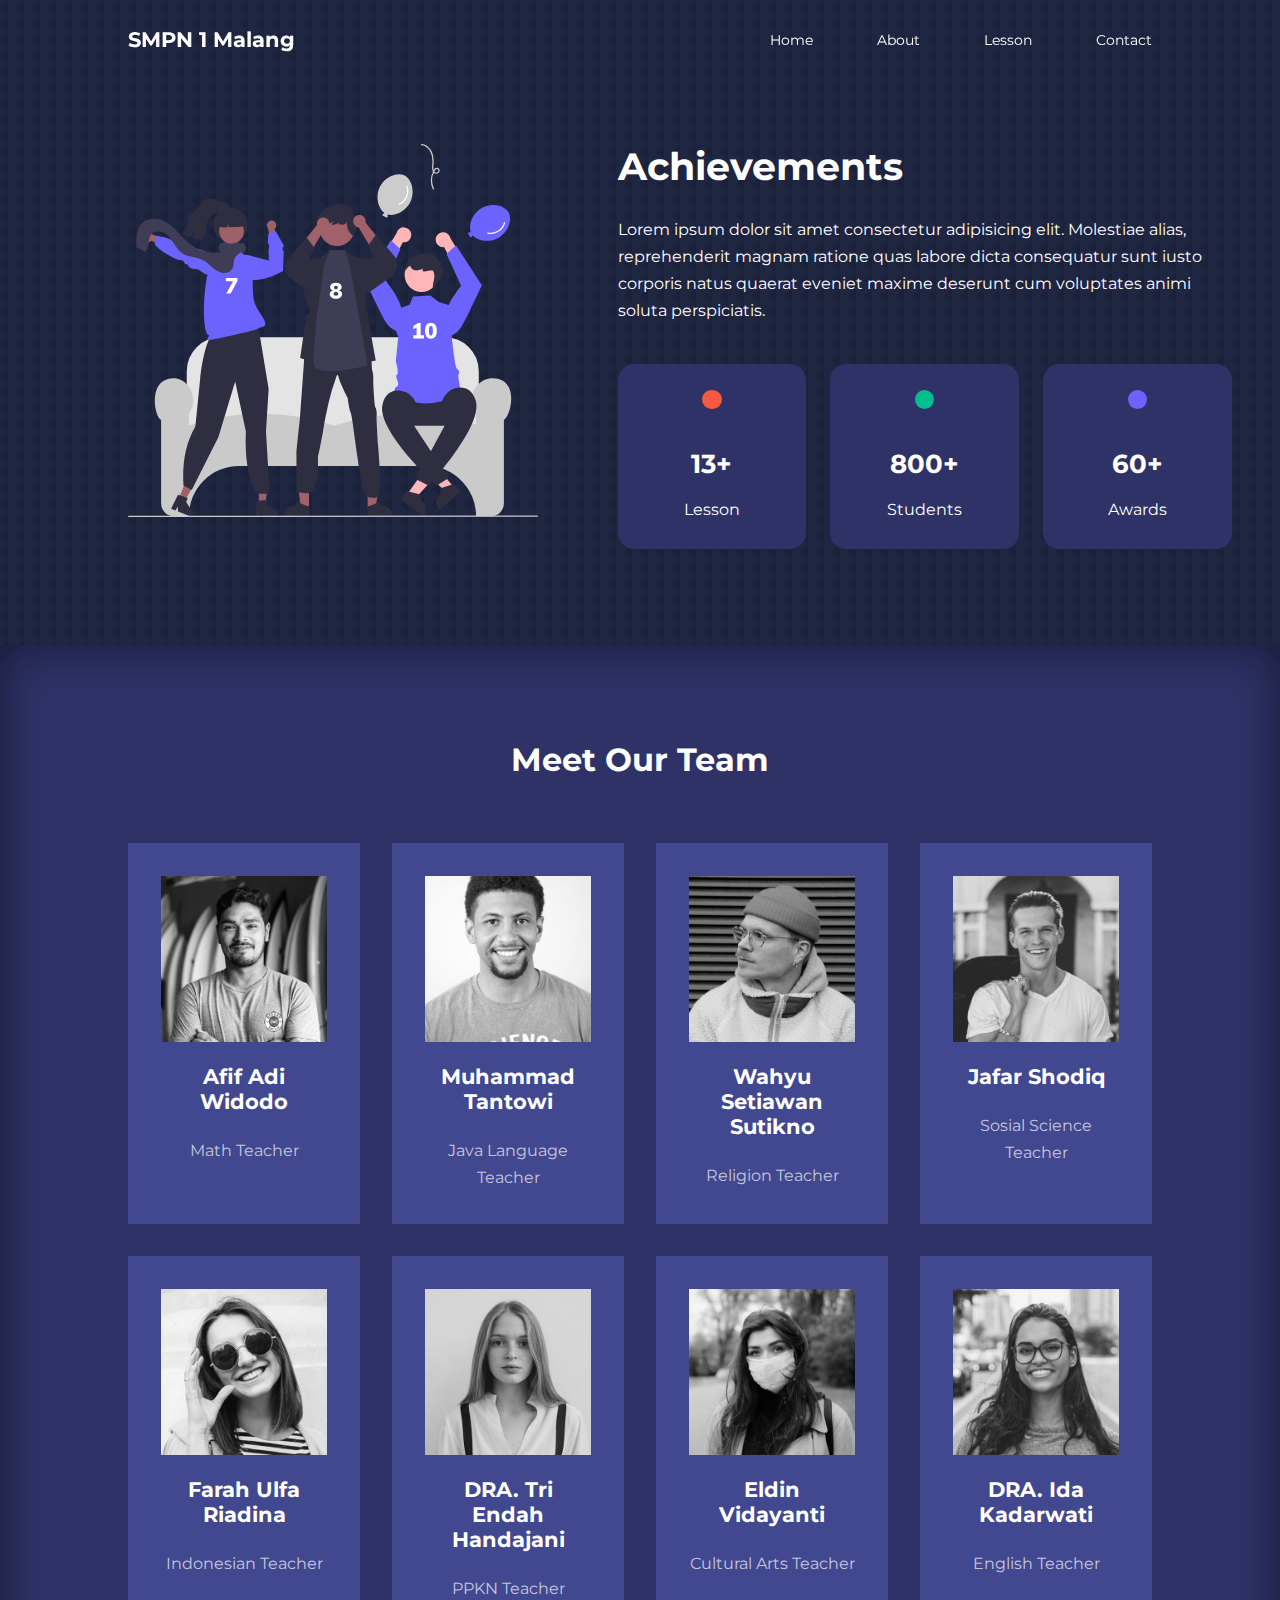
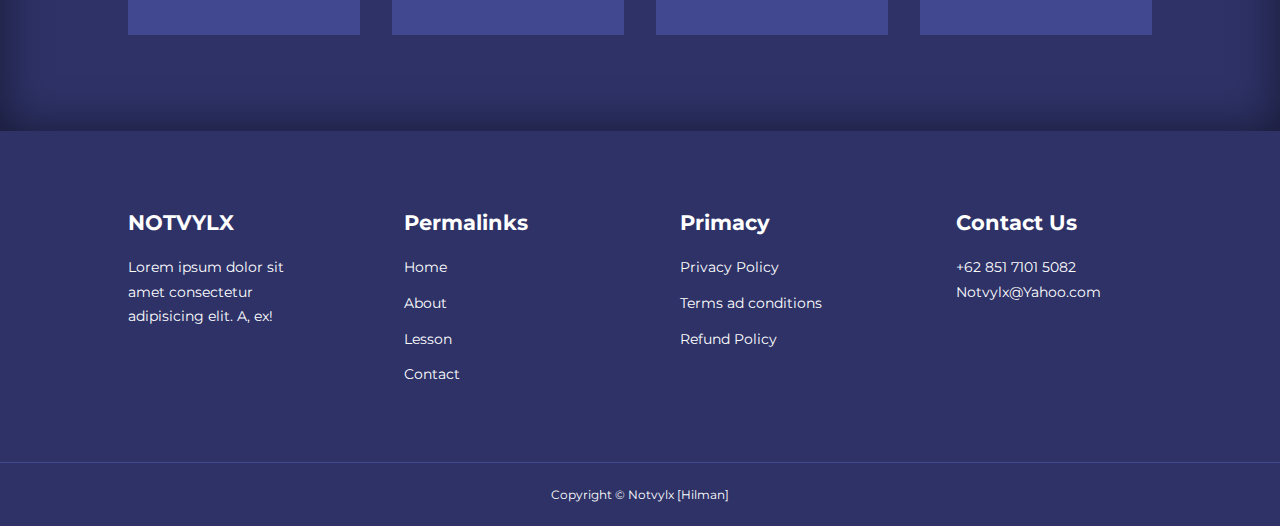
<file: about.html>
<!DOCTYPE html>
<html lang="en">
<head>
    <meta charset="UTF-8">
    <meta http-equiv="X-UA-Compatible" content="IE=edge">
    <meta name="viewport" content="width=device-width, initial-scale=1.0">
    <title>About SMPN 1 Malang</title>

    <link rel="icon" type="image/x-icon" href="/images/SMPN1.png"

    <!-- ICONSCOUT CDN -->
    <link rel="stylesheet" href="https://unicons.iconscout.com/release/v2.1.6/css/unicons.css">

    <!-- GOOGLE FONTS (MONTSERRAT) -->
    <link rel="preconnect" href="https://fonts.googleapis.com">
    <link rel="preconnect" href="https://fonts.gstatic.com" crossorigin>
    <link href="https://fonts.googleapis.com/css2?family=Montserrat:wght@300;400;500;600;700;800;900&display=swap" rel="stylesheet">


    <link rel="stylesheet" href="./css/style.css">
    <link rel="stylesheet" href="./css/about.css">
    <style>
        body { background-image: url("./images/bg-texture.png")}
    </style>
</head>
<body>
    <nav>
        <div class="container nav__container">
            <a href="index.html"><h4>SMPN 1 Malang</h4></a>
            <ul class="nav__menu">
                <li><a href="index.html">Home</a></li>
                <li><a href="about.html">About</a></li>
                <li><a href="courses.html">Lesson</a></li>
                <li><a href="contact.html">Contact</a></li>
            </ul>
            <button id="open-menu-btn"><i class="uil uil-bars"></i></button>
            <button id="close-menu-btn"><i class="uil uil-multiply"></i></button>
        </div>
    </nav>
    <!--========================== END OF NAVBAR ===========================-->





    <section class="about__achievements">
        <div class="container about__achievements-container">
            <div class="about__achievements-left">
                <img src="./images/about achievements.svg">
            </div>
            <div class="about__achievements-right">
                <h1>Achievements</h1>
                <p>
                    Lorem ipsum dolor sit amet consectetur adipisicing elit. Molestiae alias, reprehenderit magnam ratione quas labore dicta consequatur sunt iusto corporis natus quaerat eveniet maxime deserunt cum voluptates animi soluta perspiciatis.
                </p>
                <div class="achievements__cards">
                    <article class="achievement__card">
                        <span class="achievement__icon">
                            <i class="uil uil-video"></i>
                        </span>
                        <h3>13+</h3>
                        <p>Lesson</p>
                    </article>

                    <article class="achievement__card">
                        <span class="achievement__icon">
                            <i class="uil uil-users-alt"></i>
                        </span>
                        <h3>800+</h3>
                        <p>Students</p>
                    </article>

                    <article class="achievement__card">
                        <span class="achievement__icon">
                            <i class="uil uil-trophy"></i>
                        </span>
                        <h3>60+</h3>
                        <p>Awards</p>
                    </article>
                </div>
            </div>
        </div>
    </section>
    <!--========================== END OF ACHIEVEMENTS ===========================-->




    <section class="team">
        <h2>Meet Our Team</h2>
        <div class="container team__container">
            <article class="team__member">
                <div class="team__member-image">
                    <img src="./images/tm1.jpg">
                </div>
                <div class="team__member-info">
                    <h4>Afif Adi Widodo</h4>
                    <p>Math Teacher</p>
                </div>
                <div class="team__member-socials">
                    <a href="https://instagram.com/afifwidodo" target="_blank"><i class="uil uil-instagram"></i></a>
                    <a href="https://twitter.com" target="_blank"><i class="uil uil-twitter-alt"></i></a>
                    <a href="https://youtube.com" target="_blank"><i class="uil uil-youtube"></i></a>
                </div>
            </article>

            <article class="team__member">
                <div class="team__member-image">
                    <img src="./images/tm4.jpg">
                </div>
                <div class="team__member-info">
                    <h4>Muhammad Tantowi</h4>
                    <p>Java Language Teacher</p>
                </div>
                <div class="team__member-socials">
                    <a href="https://instagram.com/axehi" target="_blank"><i class="uil uil-instagram"></i></a>
                    <a href="https://twitter.com" target="_blank"><i class="uil uil-twitter-alt"></i></a>
                    <a href="https://youtube.com" target="_blank"><i class="uil uil-youtube"></i></a>
                </div>
            </article>

            <article class="team__member">
                <div class="team__member-image">
                    <img src="./images/tm8.jpg">
                </div>
                <div class="team__member-info">
                    <h4>Wahyu Setiawan Sutikno</h4>
                    <p>Religion Teacher</p>
                </div>
                <div class="team__member-socials">
                    <a href="https://instagram.com/angkarang_san" target="_blank"><i class="uil uil-instagram"></i></a>
                    <a href="https://twitter.com" target="_blank"><i class="uil uil-twitter-alt"></i></a>
                    <a href="https://youtube.com" target="_blank"><i class="uil uil-youtube"></i></a>
                </div>
            </article>

            <article class="team__member">
                <div class="team__member-image">
                    <img src="./images/tm6.jpg">
                </div>
                <div class="team__member-info">
                    <h4>Jafar Shodiq</h4>
                    <p>Sosial Science Teacher</p>
                </div>
                <div class="team__member-socials">
                    <a href="https://instagram.com/jafardiq" target="_blank"><i class="uil uil-instagram"></i></a>
                    <a href="https://twitter.com" target="_blank"><i class="uil uil-twitter-alt"></i></a>
                    <a href="https://youtube.com" target="_blank"><i class="uil uil-youtube"></i></a>
                </div>
            </article>

            <article class="team__member">
                <div class="team__member-image">
                    <img src="./images/tm10.jpg">
                </div>
                <div class="team__member-info">
                    <h4>Farah Ulfa Riadina</h4>
                    <p>Indonesian Teacher</p>
                </div>
                <div class="team__member-socials">
                    <a href="https://instagram.com/riadina_yusuf" target="_blank"><i class="uil uil-instagram"></i></a>
                    <a href="https://twitter.com" target="_blank"><i class="uil uil-twitter-alt"></i></a>
                    <a href="https://youtube.com" target="_blank"><i class="uil uil-youtube"></i></a>
                </div>
            </article>

            <article class="team__member">
                <div class="team__member-image">
                    <img src="./images/tm7.jpg">
                </div>
                <div class="team__member-info">
                    <h4>DRA. Tri Endah Handajani</h4>
                    <p>PPKN Teacher</p>
                </div>
                <div class="team__member-socials">
                    <a href="https://instagram.com" target="_blank"><i class="uil uil-instagram"></i></a>
                    <a href="https://twitter.com" target="_blank"><i class="uil uil-twitter-alt"></i></a>
                    <a href="https://youtube.com" target="_blank"><i class="uil uil-youtube"></i></a>
                </div>
            </article>

            <article class="team__member">
                <div class="team__member-image">
                    <img src="./images/tm9.jpg">
                </div>
                <div class="team__member-info">
                    <h4>Eldin Vidayanti</h4>
                    <p>Cultural Arts Teacher</p>
                </div>
                <div class="team__member-socials">
                    <a href="https://instagram.com/eldinvidayanti" target="_blank"><i class="uil uil-instagram"></i></a>
                    <a href="https://twitter.com" target="_blank"><i class="uil uil-twitter-alt"></i></a>
                    <a href="https://youtube.com" target="_blank"><i class="uil uil-youtube"></i></a>
                </div>
            </article>

            <article class="team__member">
                <div class="team__member-image">
                    <img src="./images/tm2.jpg">
                </div>
                <div class="team__member-info">
                    <h4>DRA. Ida Kadarwati</h4>
                    <p>English Teacher</p>
                </div>
                <div class="team__member-socials">
                    <a href="https://instagram.com" target="_blank"><i class="uil uil-instagram"></i></a>
                    <a href="https://twitter.com" target="_blank"><i class="uil uil-twitter-alt"></i></a>
                    <a href="https://youtube.com" target="_blank"><i class="uil uil-youtube"></i></a>
                </div>
            </article>
        </div>
    </section>
    <!--========================== END OF TEAM ===========================-->







    <footer>
        <div class="container footer__container">
            <div class="footer__1">
                <a href="index.html" class="footer__logo"><h4>NOTVYLX</h4></a>
                <p>
                    Lorem ipsum dolor sit amet consectetur adipisicing elit. A, ex!
                </p>
            </div>

            <div class="footer__2">
                <h4>Permalinks</h4>
                <ul class="permalinks">
                    <li><a href="index.html">Home</a></li>
                    <li><a href="about.html">About</a></li>
                    <li><a href="courses.html">Lesson</a></li>
                    <li><a href="contact.html">Contact</a></li>
                </ul>
            </div>

            <div class="footer__3">
                <h4>Primacy</h4>
                <ul class="privacy">
                    <li><a href="#">Privacy Policy</a></li>
                    <li><a href="#">Terms ad conditions</a></li>
                    <li><a href="#">Refund Policy</a></li>
                </ul>
            </div>

            <div class="footer__4">
                <h4>Contact Us</h4>
                <div>
                    <li><a href="https://api.whatsapp.com/message/DU6ZHKLYCIMVE1?autoload=1&app_absent=0">+62 851 7101 5082</a></li>
                    <li><a href="https://www.instagram.com/notvylx/">Notvylx@Yahoo.com<a/></li>
                </div>
                
                <ul class="footer__socials">
                    <li>
                        <a href="https://www.facebook.com/spensa.malang"><i class="uil uil-facebook-f"></i></a>
                    </li>
                    <li>
                        <a href="https://www.instagram.com/spensa_malang/"><i class="uil uil-instagram-alt"></i></a>
                    </li>
                    <li>
                        <a href="https://twitter.com/notvylx"><i class="uil uil-twitter"></i></a>
                    </li>
                    <li>
                        <a href="https://www.youtube.com/channel/UCY7mL8JWIXMAl4Pa8zh98lw/featured"><i class="uil uil-youtube"></i></a>
                    </li>
                </ul>
            </div>
        </div>
        <div class="footer__copyright">
            <small>Copyright &copy; Notvylx [Hilman]</small>
        </div>
    </footer>


    <script src="./main.js"></script>
</body>
</html>
</file>
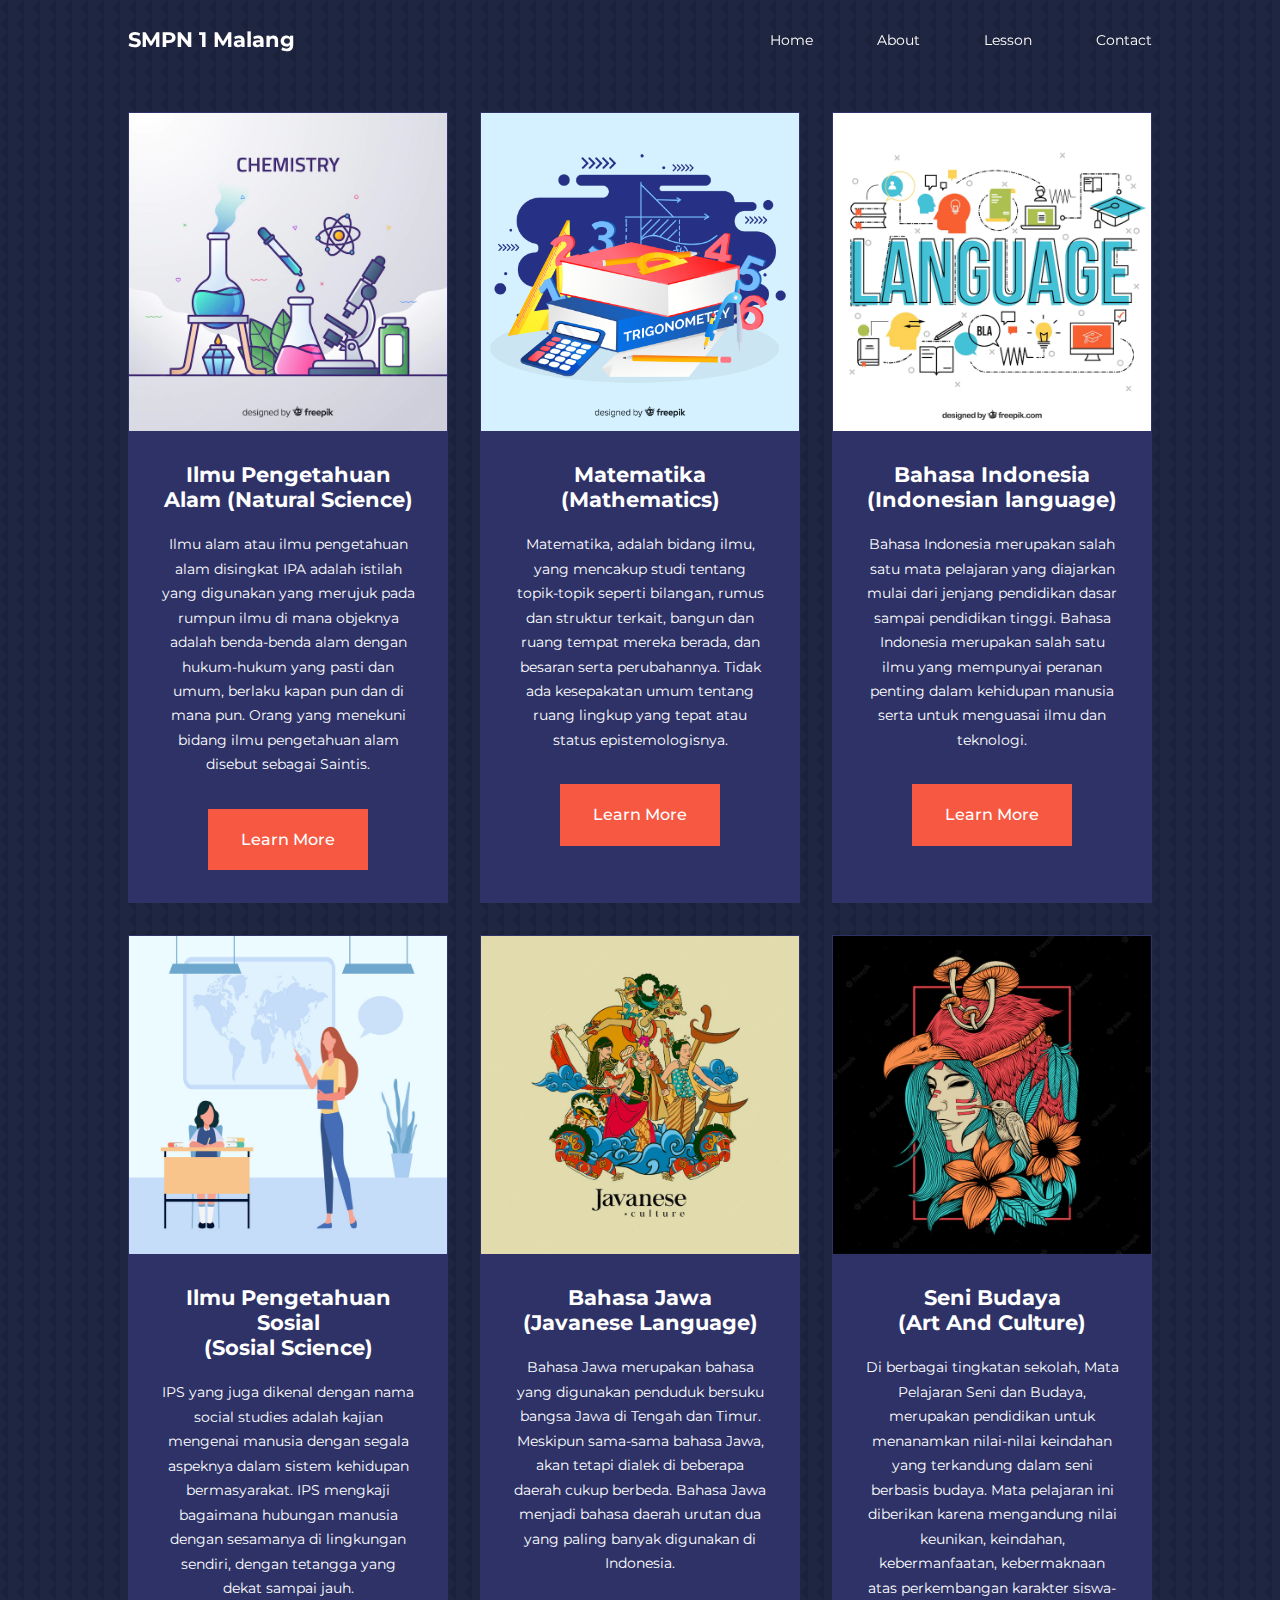
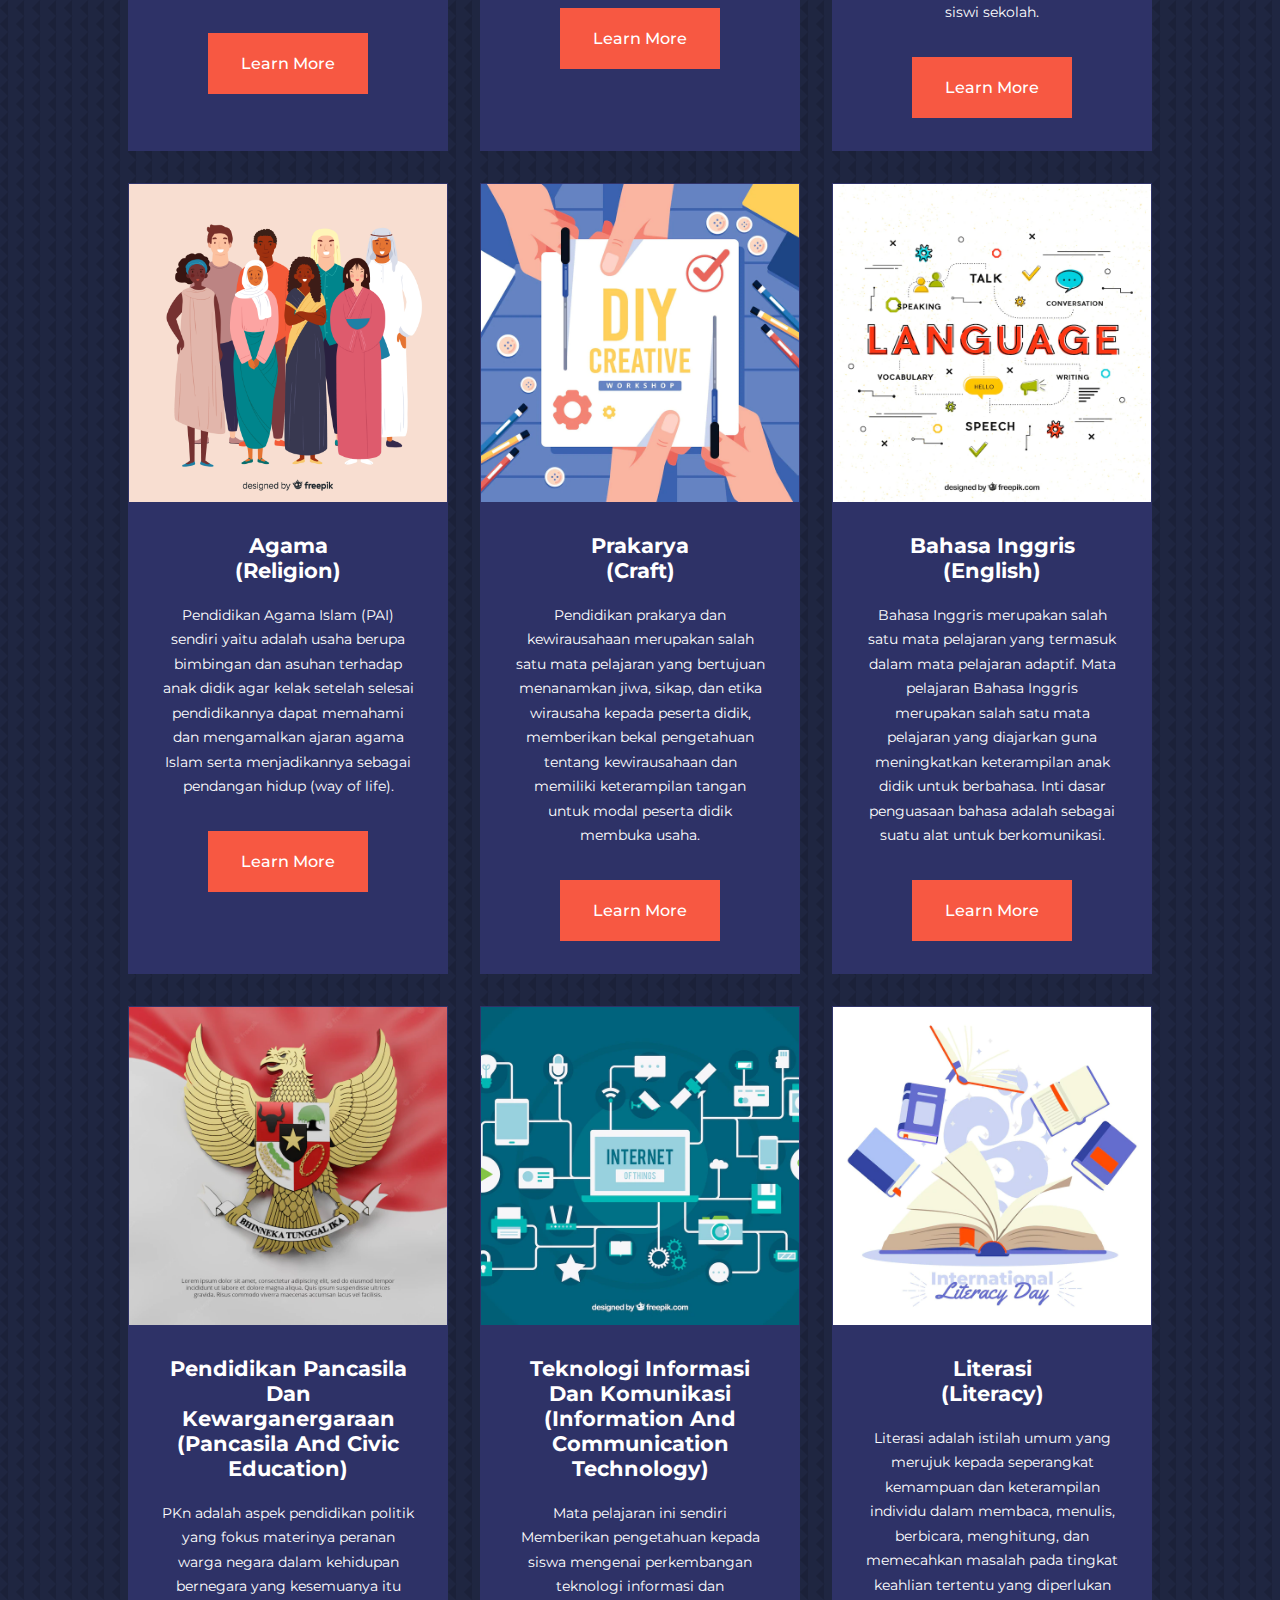
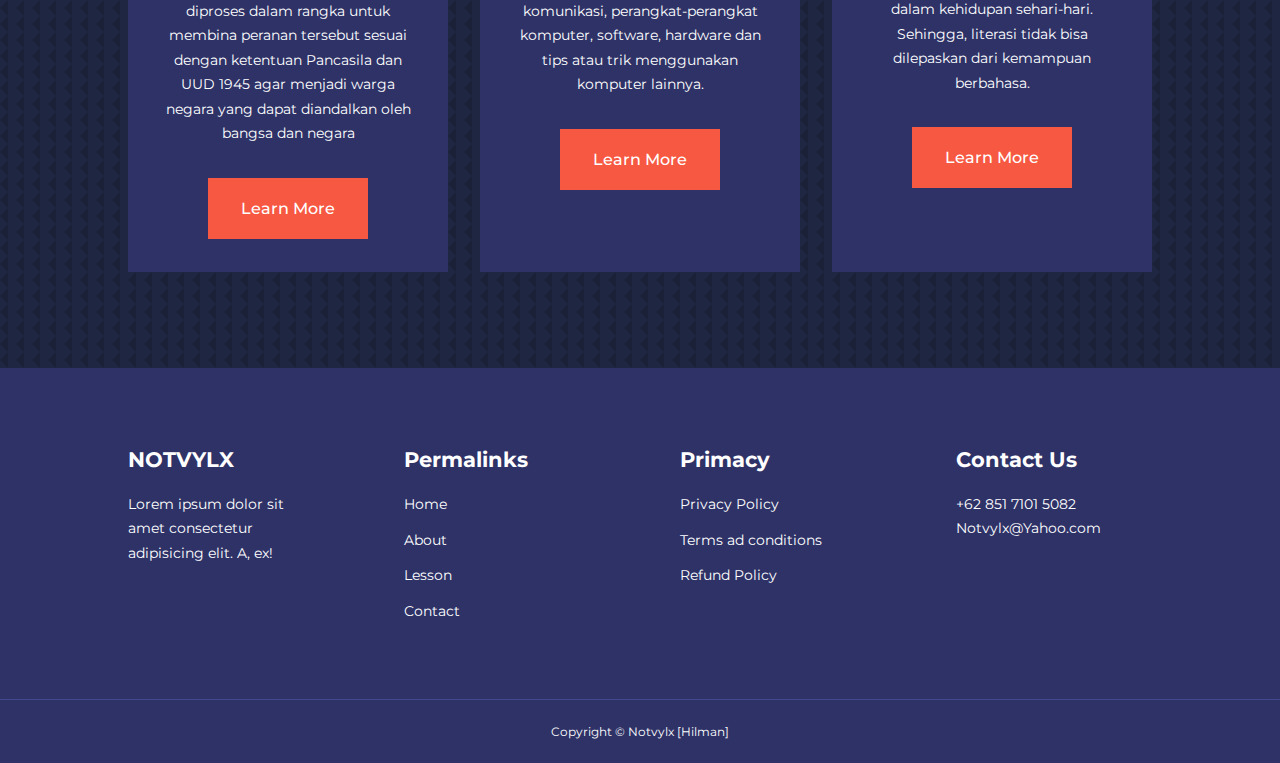
<file: courses.html>
<!DOCTYPE html>
<html lang="en">
<head>
    <meta charset="UTF-8">
    <meta http-equiv="X-UA-Compatible" content="IE=edge">
    <meta name="viewport" content="width=device-width, initial-scale=1.0">
    <title>Lesson SMPN 1 Malang</title>

    <link rel="icon" type="image/x-icon" href="/images/SMPN1.png"

    <!-- ICONSCOUT CDN -->
    <link rel="stylesheet" href="https://unicons.iconscout.com/release/v2.1.6/css/unicons.css">

    <!-- GOOGLE FONTS (MONTSERRAT) -->
    <link rel="preconnect" href="https://fonts.googleapis.com">
    <link rel="preconnect" href="https://fonts.gstatic.com" crossorigin>
    <link href="https://fonts.googleapis.com/css2?family=Montserrat:wght@300;400;500;600;700;800;900&display=swap" rel="stylesheet">


    <link rel="stylesheet" href="./css/style.css">
    <style>
        body { background-image: url("./images/bg-texture.png")}
    </style>
    <style>
        .courses {
            margin-top: 1rem;
        }
    </style>
</head>
<body>
    <nav>
        <div class="container nav__container">
            <a href="index.html"><h4>SMPN 1 Malang</h4></a>
            <ul class="nav__menu">
                <li><a href="index.html">Home</a></li>
                <li><a href="about.html">About</a></li>
                <li><a href="courses.html">Lesson</a></li>
                <li><a href="contact.html">Contact</a></li>
            </ul>
            <button id="open-menu-btn"><i class="uil uil-bars"></i></button>
            <button id="close-menu-btn"><i class="uil uil-multiply"></i></button>
        </div>
    </nav>
    <!--========================== END OF NAVBAR ===========================-->










    <section class="courses">
        <div class="container courses__container">
            <article class="course">
                <div class="course__image">
                    <img src="./images/s2.webp">
                </div>
                <div class="course__info">
                    <h4>Ilmu Pengetahuan Alam (Natural Science)</h4>
                    <p>Ilmu alam atau ilmu pengetahuan alam disingkat IPA adalah istilah yang digunakan yang merujuk pada rumpun ilmu di mana objeknya adalah benda-benda alam dengan hukum-hukum yang pasti dan umum, berlaku kapan pun dan di mana pun. Orang yang menekuni bidang ilmu pengetahuan alam disebut sebagai Saintis.
                    </p>
                    <a href="course.html" class="btn btn-primary">Learn More</a>
                </div>
            </article>

            <article class="course">
                <div class="course__image">
                    <img src="./images/Mathematics1.jpg">
                </div>
                <div class="course__info">
                    <h4>Matematika<br>(Mathematics)</h4>
                    <p>Matematika, adalah bidang ilmu, yang mencakup studi tentang topik-topik seperti bilangan, rumus dan struktur terkait, bangun dan ruang tempat mereka berada, dan besaran serta perubahannya. Tidak ada kesepakatan umum tentang ruang lingkup yang tepat atau status epistemologisnya.               
                    </p>
                    <a href="course.html" class="btn btn-primary">Learn More</a>
                </div>
            </article>

            <article class="course">
                <div class="course__image">
                    <img src="./images/language.webp">
                </div>
                <div class="course__info">
                    <h4>Bahasa Indonesia<br>(Indonesian language)</h4>
                    <p>Bahasa Indonesia merupakan salah satu mata pelajaran yang diajarkan mulai dari jenjang pendidikan dasar sampai pendidikan tinggi. Bahasa Indonesia merupakan salah satu ilmu yang mempunyai peranan penting dalam kehidupan manusia serta untuk menguasai ilmu dan teknologi.
                    </p>
                    <a href="course.html" class="btn btn-primary">Learn More</a>
                </div>
            </article>

            <article class="course">
                <div class="course__image">
                    <img src="./images/IPS3 (1).jpg">
                </div>
                <div class="course__info">
                    <h4>Ilmu Pengetahuan Sosial<br>(Sosial Science)</h4>
                    <p>IPS yang juga dikenal dengan nama social studies adalah kajian mengenai manusia dengan segala aspeknya dalam sistem kehidupan bermasyarakat. IPS mengkaji bagaimana hubungan manusia dengan sesamanya di lingkungan sendiri, dengan tetangga yang dekat sampai jauh.
                    </p>
                    <a href="course.html" class="btn btn-primary">Learn More</a>
                </div>
            </article>

            <article class="course">
                <div class="course__image">
                    <img src="./images/Java.webp">
                </div>
                <div class="course__info">
                    <h4>Bahasa Jawa<br>(Javanese Language)</h4>
                    <p>Bahasa Jawa merupakan bahasa yang digunakan penduduk bersuku bangsa Jawa di Tengah dan Timur. Meskipun sama-sama bahasa Jawa, akan tetapi dialek di beberapa daerah cukup berbeda. Bahasa Jawa menjadi bahasa daerah urutan dua yang paling banyak digunakan di Indonesia.
                    </p>
                    <a href="course.html" class="btn btn-primary">Learn More</a>
                </div>
            </article>

            <article class="course">
                <div class="course__image">
                    <img src="./images/SBD3.webp">
                </div>
                <div class="course__info">
                    <h4>Seni Budaya<br>(Art And Culture)</h4>
                    <p>Di berbagai tingkatan sekolah, Mata Pelajaran Seni dan Budaya, merupakan pendidikan untuk menanamkan nilai-nilai keindahan yang terkandung dalam seni berbasis budaya. Mata pelajaran ini diberikan karena mengandung nilai keunikan, keindahan, kebermanfaatan, kebermaknaan atas perkembangan karakter siswa-siswi sekolah.
                    </p>
                    <a href="course.html" class="btn btn-primary">Learn More</a>
                </div>
            </article>

            <article class="course">
                <div class="course__image">
                    <img src="./images/Agama.jpg">
                </div>
                <div class="course__info">
                    <h4>Agama<br>(Religion)</h4>
                    <p>
                        Pendidikan Agama Islam (PAI) sendiri yaitu adalah usaha berupa bimbingan dan asuhan terhadap anak didik agar kelak setelah selesai pendidikannya dapat memahami dan mengamalkan ajaran agama Islam serta menjadikannya sebagai pendangan hidup (way of life).
                    </p>
                    <a href="course.html" class="btn btn-primary">Learn More</a>
                </div>
            </article>

            <article class="course">
                <div class="course__image">
                    <img src="./images/PKY.webp">
                </div>
                <div class="course__info">
                    <h4>Prakarya<br>(Craft)</h4>
                    <p>Pendidikan prakarya dan kewirausahaan merupakan salah satu mata pelajaran yang bertujuan menanamkan jiwa, sikap, dan etika wirausaha kepada peserta didik, memberikan bekal pengetahuan tentang kewirausahaan dan memiliki keterampilan tangan untuk modal peserta didik membuka usaha.
                    </p>
                    <a href="course.html" class="btn btn-primary">Learn More</a>
                </div>
            </article>

            <article class="course">
                <div class="course__image">
                    <img src="./images/English.webp">
                </div>
                <div class="course__info">
                    <h4>Bahasa Inggris<br>(English)</h4>
                    <p>Bahasa Inggris merupakan salah satu mata pelajaran yang termasuk dalam mata pelajaran adaptif. Mata pelajaran Bahasa Inggris merupakan salah satu mata pelajaran yang diajarkan guna meningkatkan keterampilan anak didik untuk berbahasa. Inti dasar penguasaan bahasa adalah sebagai suatu alat untuk berkomunikasi.
                    </p>
                    <a href="course.html" class="btn btn-primary">Learn More</a>
                </div>
            </article>

            <article class="course">
                <div class="course__image">
                    <img src="./images/ppkn.webp">
                </div>
                <div class="course__info">
                    <h4>Pendidikan Pancasila Dan Kewarganergaraan<br>(Pancasila And Civic Education)</h4>
                    <p>PKn adalah aspek pendidikan politik yang fokus materinya peranan warga negara dalam kehidupan bernegara yang kesemuanya itu diproses dalam rangka untuk membina peranan tersebut sesuai dengan ketentuan Pancasila dan UUD 1945 agar menjadi warga negara yang dapat diandalkan oleh bangsa dan negara
                    </p>
                    <a href="course.html" class="btn btn-primary">Learn More</a>
                </div>
            </article>

            <article class="course">
                <div class="course__image">
                    <img src="./images/TIK.webp">
                </div>
                <div class="course__info">
                    <h4>Teknologi Informasi Dan Komunikasi<br>(Information And Communication Technology)</h4>
                    <p>Mata pelajaran ini sendiri Memberikan pengetahuan kepada siswa mengenai perkembangan teknologi informasi dan komunikasi, perangkat-perangkat komputer, software, hardware dan tips atau trik menggunakan komputer lainnya.
                    </p>
                    <a href="course.html" class="btn btn-primary">Learn More</a>
                </div>
            </article>

            <article class="course">
                <div class="course__image">
                    <img src="./images/LT.webp">
                </div>
                <div class="course__info">
                    <h4>Literasi<br>(Literacy)</h4>
                    <p>Literasi adalah istilah umum yang merujuk kepada seperangkat kemampuan dan keterampilan individu dalam membaca, menulis, berbicara, menghitung, dan memecahkan masalah pada tingkat keahlian tertentu yang diperlukan dalam kehidupan sehari-hari. Sehingga, literasi tidak bisa dilepaskan dari kemampuan berbahasa.
                    </p>
                    <a href="course.html" class="btn btn-primary">Learn More</a>
                </div>
            </article>
        </div>
    </section>










    <footer>
        <div class="container footer__container">
            <div class="footer__1">
                <a href="index.html" class="footer__logo"><h4>NOTVYLX</h4></a>
                <p>
                    Lorem ipsum dolor sit amet consectetur adipisicing elit. A, ex!
                </p>
            </div>

            <div class="footer__2">
                <h4>Permalinks</h4>
                <ul class="permalinks">
                    <li><a href="index.html">Home</a></li>
                    <li><a href="about.html">About</a></li>
                    <li><a href="courses.html">Lesson</a></li>
                    <li><a href="contact.html">Contact</a></li>
                </ul>
            </div>

            <div class="footer__3">
                <h4>Primacy</h4>
                <ul class="privacy">
                    <li><a href="#">Privacy Policy</a></li>
                    <li><a href="#">Terms ad conditions</a></li>
                    <li><a href="#">Refund Policy</a></li>
                </ul>
            </div>

            <div class="footer__4">
                <h4>Contact Us</h4>
                <div>
                    <li><a href="https://api.whatsapp.com/message/DU6ZHKLYCIMVE1?autoload=1&app_absent=0">+62 851 7101 5082</a></li>
                    <li><a href="https://www.instagram.com/notvylx/">Notvylx@Yahoo.com<a/></li>
                </div>
                
                <ul class="footer__socials">
                    <li>
                        <a href="https://www.facebook.com/spensa.malang"><i class="uil uil-facebook-f"></i></a>
                    </li>
                    <li>
                        <a href="https://www.instagram.com/spensa_malang/"><i class="uil uil-instagram-alt"></i></a>
                    </li>
                    <li>
                        <a href="https://twitter.com/notvylx"><i class="uil uil-twitter"></i></a>
                    </li>
                    <li>
                        <a href="https://www.youtube.com/channel/UCY7mL8JWIXMAl4Pa8zh98lw/featured"><i class="uil uil-youtube"></i></a>
                    </li>
                </ul>
            </div>
        </div>
        <div class="footer__copyright">
            <small>Copyright &copy; Notvylx [Hilman]</small>
        </div>
    </footer>


    <script src="./main.js"></script>
</body>
</html>
</file>
<file: css/style.css>
* {
    margin: 0;
    padding: 0;
    border: 0;
    outline: 0;
    text-decoration: none;
    list-style: none;
    box-sizing: border-box;
 }

 :root {
    --color-primary: #6c63ff;
    --color-success: #00bf8e;
    --color-warning: #f7c94b;
    --color-danger: #f75842;
    --color-danger-variant: rgba(247, 88, 66, 0.4);
    --color-white: #fff;
    --color-light: rgba(255, 255, 255, 0.7);
    --color-black: #000;
    --color-bg: #1f2641;
    --color-bg1: #2e3267;
    --color-bg2: #424890;

    --container-width-lg: 80%;
    --container-width-md: 90%;
    --container-width-sm: 94%;

    --transition: all 400ms ease;
 }

 body {
    font-family: "Montserrat", sans-serif;
    line-height: 1.7;
    color: var(--color-white);
    background: var(--color-bg);
 }

 .container {
    width: var(--container-width-lg);
    margin: 0 auto;
 }

 section {
    padding: 6rem 0;
 }

 section h2{
    text-align: center;
    margin-bottom: 4rem;
 }

 h1,
 h2,
 h3,
 h4,
 h5 {
    line-height: 1.2;
 }

 h1 {
    font-size: 2.4rem;
 }

 h2 {
    font-size: 2rem;
 }

 h3 {
    font-size: 1.6rem;
 }

 h4 {
    font-size: 1.3rem;
 }

 a {
    color: var(--color-white);
 }

 img {
    width: 100%;
    display: block;
    object-fit: cover;
 }

 .btn {
    display: inline-block;
    background: var(--color-danger);
    color: var(--color-white);
    padding: 1rem 2rem;
    border: 1px solid transparent;
    font-weight: 500;
    transition: var(--transition);
 }

 .btn:hover {
    background: transparent;
    color: var(--color-white);
    border-color: var(--color-white);
 }

 .btn-primary {
    background: var(--color-danger);
    color: var(--color-white);
 }

 /* =================== NAVBAR ===================== */
 nav {
    background: transparent;
    width: 100vw;
    height: 5rem;
    position: fixed;
    top: 0;
    z-index: 11;
 }

 /* change navbar styles on scroll using javascript */
 .window-scroll {
    background: var(--color-primary);
    box-shadow: 0 1rem 2rem rgba(0, 0, 0, 0.2);
 }

 .nav__container {
    height: 100%;
    display: flex;
    justify-content: space-between;
    align-items: center;
 }

 nav button {
    display: none;
 }

 .nav__menu {
    display: flex;
    align-items: center;
    gap: 4rem;
 }

 .nav__menu a {
    font-size: 0.9rem;
    transition: var(--transition);
 }

 .nav_menu a:hover {
    color: var(--color-bg2);
 }

 /* =================== HEADER ===================== */
 header {
    position: relative;
    top: 5rem;
    overflow: hidden;
    height: 70vh;
    margin-bottom: 5rem;
 }

 .header__container {
    display: grid;
    grid-template-columns: 1fr 1fr;
    align-items: center;
    gap: 5rem;
    height: 100%;
 }

 .header__left p {
    margin: 1rem 0 2.4rem;
 }

 /* =================== CATEGORIES ===================== */
.categories {
    background: var(--color-bg1);
    height: 32rem;
}

.categories h1 {
    line-height: 1;
    margin-bottom: 3rem;
}

.categories__container {
    display: grid;
    grid-template-columns: 40% 60%;
   /* gap: 4rem; */
}

.categories__left {
    margin-right: 4rem;
}

.categories__left p {
    margin: 1rem 0 3rem;
}

.categories__right {
    display: grid;
    grid-template-columns: repeat(3, 1fr);
    gap: 1.2rem;
}

.category {
    background: var(--color-bg2);
    padding: 2rem;
    border-radius: 2rem;
    transition: var(--transition);
}

.category:hover {
    box-shadow: 0 3rem 3rem rgba(0, 0, 0, 0.3);
    z-index: 1;
}

.category:nth-child(1) .category__icon {
    background: var(--color-danger);
}

.category:nth-child(2) .category__icon {
    background: var(--color-success);
}

.category:nth-child(3) .category__icon {
    background: var(--color-bg1);
}

.category:nth-child(4) .category__icon {
    background: navy
}

.category:nth-child(5) .category__icon {
    background: yellowgreen;
}

.category:nth-child(6) .category__icon {
    background: darkcyan;
}

.category__icon {
    background: var(--color-primary);
    padding: 0.7rem;
    border-radius: 0.9rem;
}

.category h5 {
    margin: 2rem 0 1rem;
}

.category p {
    font-size: 0.85rem;
}

/* =================== POPULAR COURSES ===================== */
.courses {
   margin-top: 10rem;
}

.courses__container {
   display: grid;
   grid-template-columns: repeat(3, 1fr);
   gap: 2rem;
}

.course {
   background: var(--color-bg1);
   text-align: center;
   border: 1px solid transparent;
   transition: var(--transition);
}

.course:hover {
   background: transparent;
   border-color: var(--color-primary);
}

.course__info {
   padding: 2rem;
}

.course__info p {
   margin: 1.2rem 0 2rem;
   font-size: 0.9rem;
}

/* =================== FAQs ===================== */
.faqs {
   background: var(--color-bg1);
   box-shadow: inset 0 0 3rem rgba(0, 0, 0, 0.5);
}

.faqs__container {
   display: grid;
   grid-template-columns: 1fr 1fr;
   gap: 1rem;
}

.faq {
   padding: 2rem;
   display: flex;
   align-items: center;
   gap: 1.4rem;
   height: fit-content;
   background: var(--color-primary);
   cursor: pointer;
}

.faq h4 {
   font-size: 1rem;
   line-height: 2.2;
}

.faq__icon {
   align-self: flex-start;
   font-size: 1.2rem;
}

.faq p {
   margin-top: 0.8rem;
   display: none;
}

.faq.open p {
   display: block;
}

/* =================== TESTIMONIALS ===================== */
.testimonials__container {
   overflow-x: hidden;
   position: relative;
   margin-bottom: 5rem;
}

.testimonial {
   padding-top: 2rem;
}

.avatar {
   width: 6rem;
   height: 6rem;
   border-radius: 50%;
   overflow: hidden;
   margin: 0 auto 1rem;
   border: 1rem solid var(--color-bg1);
}

.testimonial__info {
   text-align: center;
}

.testimonial__body {
   background: var(--color-primary);
   padding: 2rem;
   margin-top: 3rem;
   position: relative;
}

.testimonial__body::before {
   content: "";
   display: block;
   background: linear-gradient(
      135deg,
      transparent,
      var(--color-primary),
      var(--color-primary),
      var(--color-primary)
   );
   width: 3rem;
   height: 3rem;
   position: absolute;
   left: 50%;
   top: -1.5rem;
   transform: rotate(45deg);
}

/* =================== FOOTER ===================== */
footer {
   background: var(--color-bg1);
   padding-top: 5rem;
   font-size: 0.9rem;
}

.footer__container {
   display: grid;
   grid-template-columns: repeat(4, 1fr);
   gap: 5rem;
}

.footer__container > div h4 {
   margin-bottom: 1.2rem;
}

.footer__1 p {
   margin: 0 0 2rem;
}

footer ul li {
   margin-bottom: 0.7rem;
}

footer ul li a:hover {
   text-decoration: underline;
}

.footer__socials {
   display: flex;
   gap: 1rem;
   font-size: 1.2rem;
   margin-top: 2rem;
}

.footer__copyright {
   text-align: center;
   margin-top: 4rem;
   padding: 1.2rem 0;
   border-top: 1px solid var(--color-bg2);
}

/* ===================== MEDIA QUERIES (TABLETS) ==================== */

@media screen and (max-width: 1024px) {
   .container {
      width: var(--container-width-md);
   }

   h1 {
      font-size: 2.2rem;
   }

   h2 {
      font-size: 1.7rem;
   }

   h3 {
      font-size: 1.4rem;
   }

   h4 {
      font-size: 1.2rem;
   }

   /* ====================== NAVBAR ===================== */
   nav button {
      display: inline-block;
      background: transparent;
      font-size: 1.8rem;
      color: var(--color-white);
      cursor: pointer;
   }

   nav button#close-menu-btn {
      display: none;
   }

   .nav__menu {
      position: fixed;
      top: 5rem;
      right: 5%;
      height: fit-content;
      width: 18rem;
      flex-direction: column;
      gap: 0;
      display: none;
   }

   .nav__menu li {
      width: 100%;
      height: 5.8rem;
      animation: animateNavItem 400ms linear forwards;
      transform-origin: top right;
      opacity: 0;
   }

   .nav__menu li:nth-child(2) {
      animation-delay: 200ms;
   }

   .nav__menu li:nth-child(3) {
      animation-delay: 400ms;
   }

   .nav__menu li:nth-child(4) {
      animation-delay: 600ms;
   }

   @keyframes animateNavItem {
      0% {
         transform: rotateZ(-90deg) rotateX(90deg) scale(0.1);
      }

      100% {
         transform: rotateZ(0) rotateX(0) scale(1);
         opacity: 1;
      }
   }

   .nav__menu li a {
      background: var(--color-primary);
      box-shadow: -4rem 6rem 10rem rgba(0, 0, 0, 0.6);
      width: 100%;
      height: 100%;
      display: grid;
      place-items: center;
   }

   .nav__menu li a:hover {
      background: var(--color-bg2);
      color: var(--color-white);
   }

   /* ====================== HEADER ===================== */
   header {
      height: 52vh;
      margin-bottom: 4rem;
   }

   .header__container {
      gap: 0;
      padding-bottom: 3rem;
   }

   /* ====================== CATEGORIES ===================== */
   .categories {
      height: auto;
   }

   .categories__container {
      grid-template-columns: 1fr;
      gap: 3rem;
   }

   .categories_left {
      margin-top: 0;
   }

   /* ====================== POPULAR COURSES ===================== */
   .courses {
      margin-top: 0;
   }

   .courses__container {
      grid-template-columns: 1fr;
   }

   /* ====================== FAQs ===================== */
   .faqs__container {
      grid-template-columns: 1fr;
   }

   .faq {
      padding: 1.5rem;
   }

   /* ====================== FOOTER ===================== */
   .footer__container {
      grid-template-columns: 1fr 1fr;
   }

   /* ======================= MEDIA QUERIES (PHONES) ======================= */
   @media screen and (max-width: 600px) {
      .container {
         width: var(--container-width-sm);
      }

      /* ====================== NAVBAR ===================== */
      .nav__menu {
         right: 3%;
      }

      /* ====================== HEADER ===================== */
      header {
         height: 100vh;
      }

      .header__container {
         grid-template-columns: 1fr;
         text-align: center;
         margin-top: 0;
      }

      .header__left p {
         margin-bottom: 1.3rem;
      }

      /* ====================== CATEGORIES ===================== */
      .categories__right {
         grid-template-columns: 1fr 1fr;
         gap: 0.7rem;
      }

      .category {
         padding: 1rem;
         border-radius: 1rem;
      }

      .category__icon {
         margin-top: 4px;
         display: inline-block;
      }

      /* ====================== POPULAR COURSES ===================== */
      .courses__container {
         grid-template-columns: 1fr;
      }

      /* ====================== TESTIMONIALS ===================== */
      .testimonial__body {
         padding: 1.2rem;
      }

      /* ====================== FOOTER ===================== */
      .footer__container {
         grid-template-columns: 1fr;
         text-align: center;
         gap: 2rem;
      }

      .footer__1 p {
         margin: 1rem auto;
      }

      .footer__socials {
         justify-content: center;
      }
   }
}
</file>
<file: css/about.css>
/* ============== ACHIEVEMENTS ============= */
.about__achievements {
    margin-top: 3rem;
}

.about__achievements-container {
    display: grid;
    grid-template-columns: 40% 60%;
    gap: 5rem;
}

.about__achievements-right > p {
    margin: 1.6rem 0 2.5rem;
}

.achievements__cards {
    display: grid;
    grid-template-columns: repeat(3, 1fr);
    gap: 1.5rem;
}

.achievement__card {
    background: var(--color-bg1);
    padding: 1.6rem;
    border-radius: 1rem;
    text-align: center;
    transition: var(--transition);
}

.achievement__card:hover {
    background: var(--color-bg2);
    box-shadow: 0 3rem 3rem rgba(0, 0, 0, 0.3);
}

.achievement__icon {
    background: var(--color-danger);
    padding: 0.6rem;
    border-radius: 1rem;
    display: inline-block;
    margin-bottom: 2rem;
    font-size: 2rem;
}

.achievement__card:nth-child(2) .achievement__icon {
    background: var(--color-success);
}

.achievement__card:nth-child(3) .achievement__icon {
    background: var(--color-primary);
}

.achievement__card p {
    margin-top: 1rem;
}

/* ============== TEAM ============= */
.team {
    background: var(--color-bg1);
    box-shadow: inset 0 0 3rem rgba(0, 0, 0, 0.5);
}

.team__container {
    display: grid;
    grid-template-columns: repeat(4, 1fr);
    gap: 2rem;
}

.team__member {
    background: var(--color-bg2);
    padding: 2rem;
    border: 1px solid transparent;
    position: relative;
    overflow: hidden;
}

.team__member:hover {
    background: transparent;
    border-color: var(--color-primary);
}

.team__member-image img {
    filter: saturate(0);
}

.team__member:hover img {
    filter: saturate(1);
}

.team__member-info * {
    text-align: center;
    margin-top: 1.4rem;
}

.team__member-info p {
    color: var(--color-light);
}

.team__member-socials {
    position: absolute;
    top: 50%;
    transform: translateY(-50%);
    right: -100%;
    display: flex;
    flex-direction: column;
    background: var(--color-primary);
    border-radius: 1rem 0 0 1rem;
    box-shadow: -2rem 0 2rem rgba(0, 0, 0, 0.3);
    transition: var(--transition);
}

.team__member:hover .team__member-socials {
    right: 0;
}

.team__member-socials a {
    padding: 1rem;
}

/* ==================== MEDIA QUERIES (TABLETS) ================= */
@media screen and (max-width: 1024px) {
    .about__achievements {
        margin-top: 2rem;
    }

    .about__achievements-container {
        grid-template-columns: 1fr;
        gap: 4rem;
    }

    .about__achievements-left {
        width: 80%;
        margin: 0 auto;
    }

    .team__container {
        grid-template-columns: repeat(3, 1fr);
        gap: 1.5rem;
    }

    .team__member {
        padding: 1rem;
    }
}

/* ==================== MEDIA QUERIES (TABLETS) ================= */
@media screen and (max-width: 600px) {
    .achievements__cards {
        grid-template-columns: 1fr 1fr;
        gap: 0.7rem;
    }

    .team__container {
        grid-template-columns: 1fr 1fr;
        gap: 0.7rem;
    }

    .team__member {
        padding: 0;
    }

    .team__member p {
        margin-bottom: 1.5rem;
    }
}
</file>
